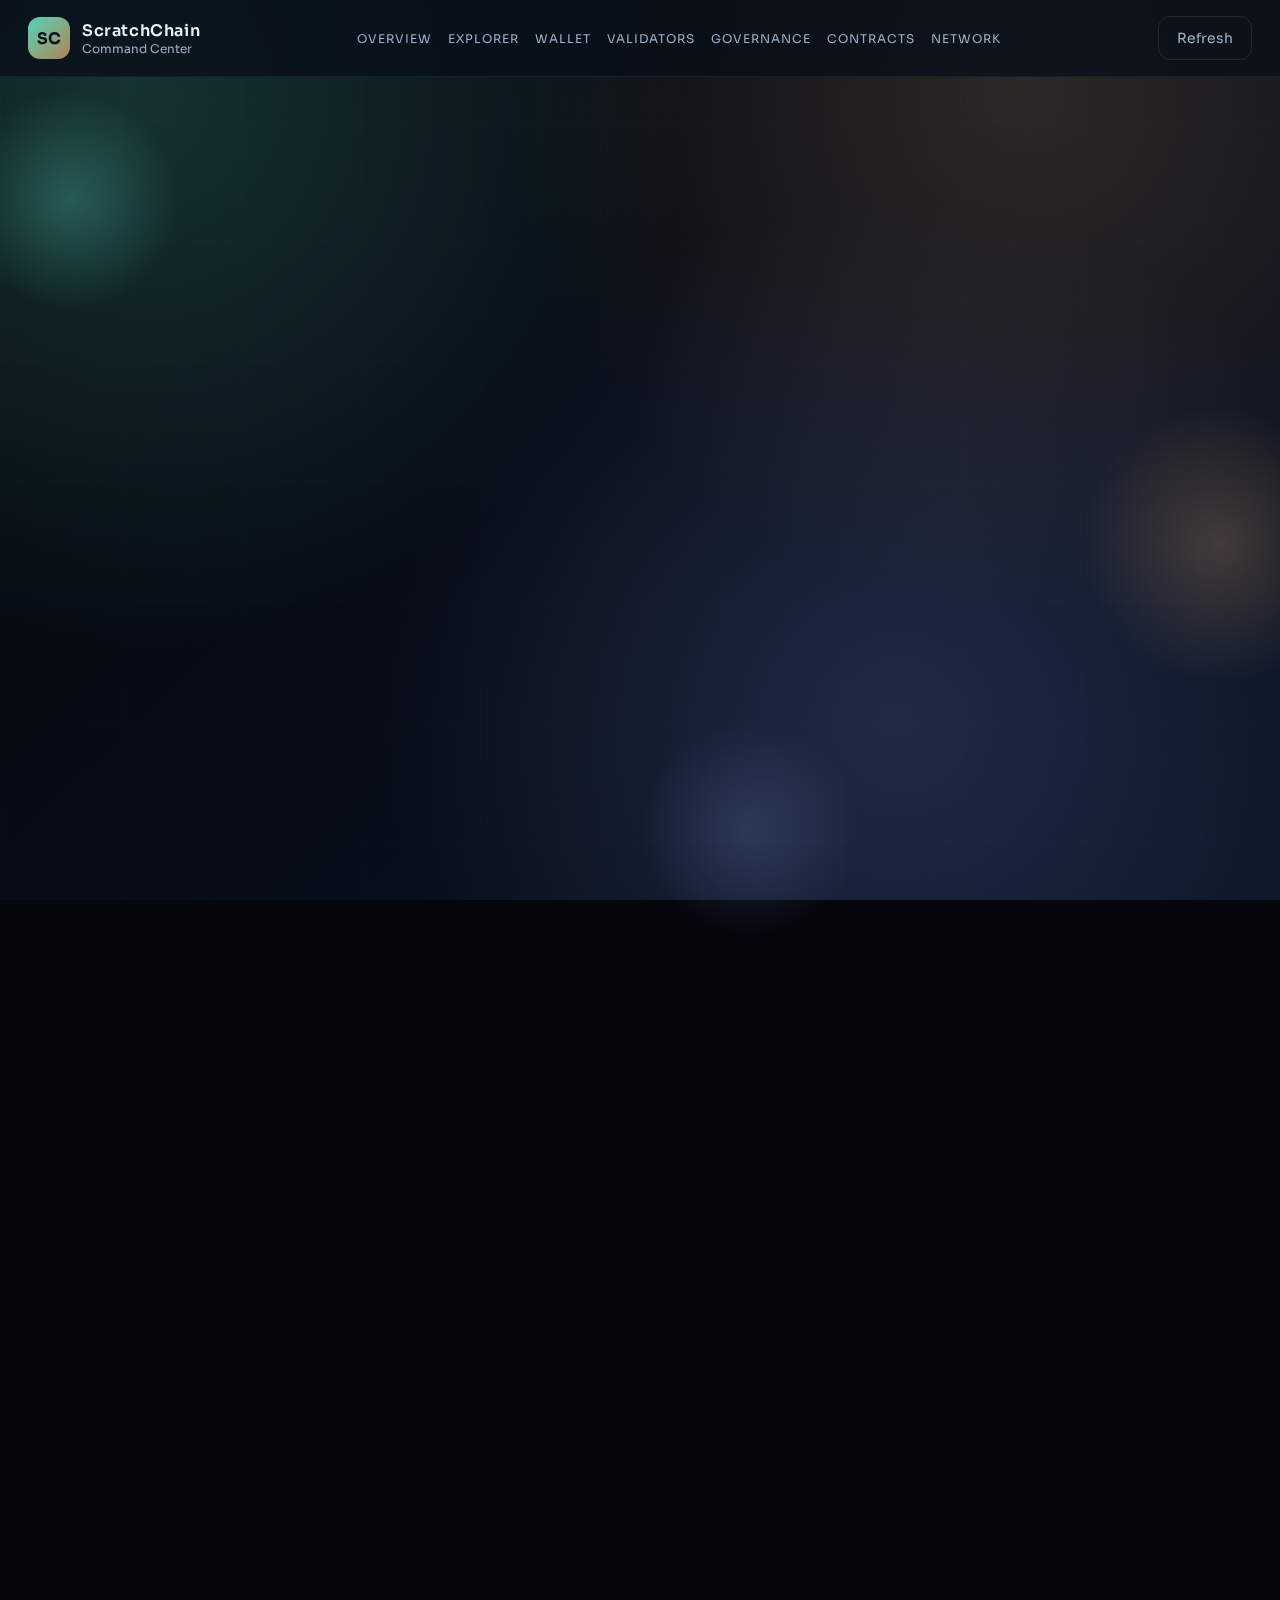
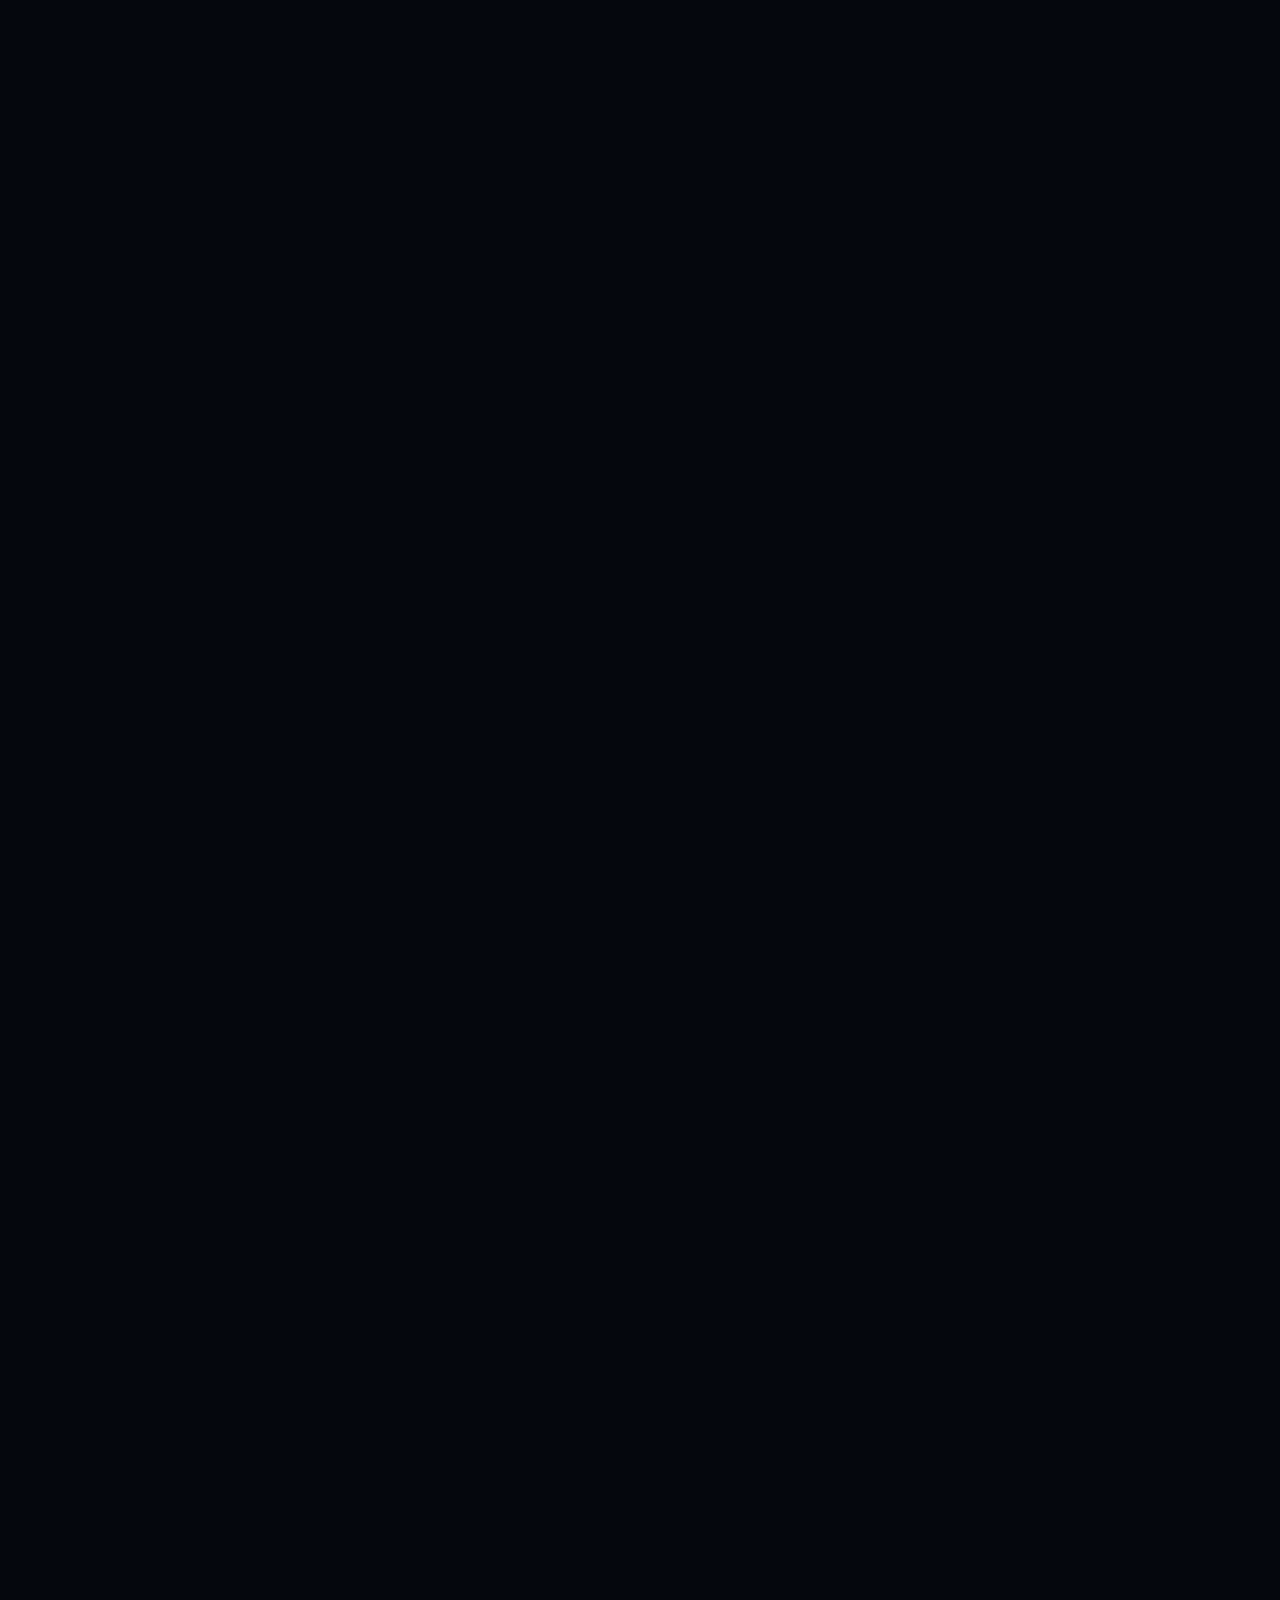
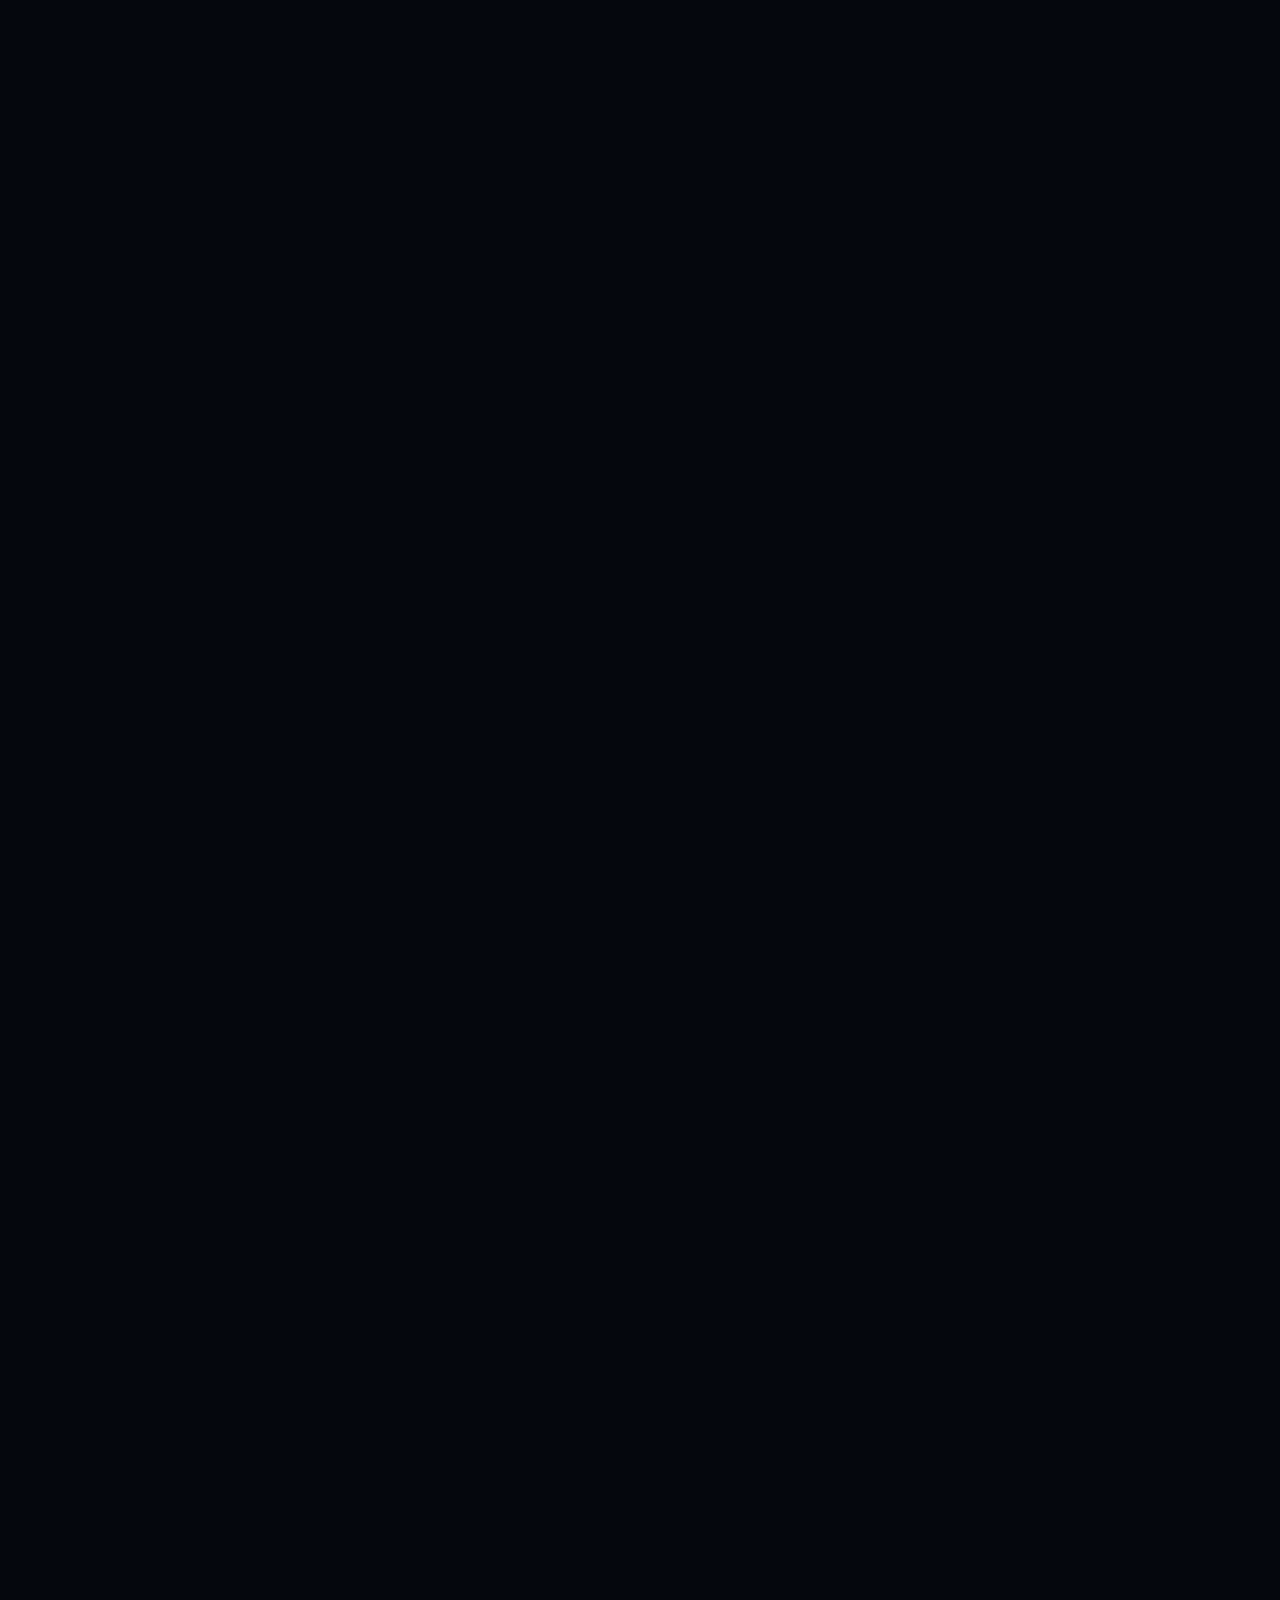
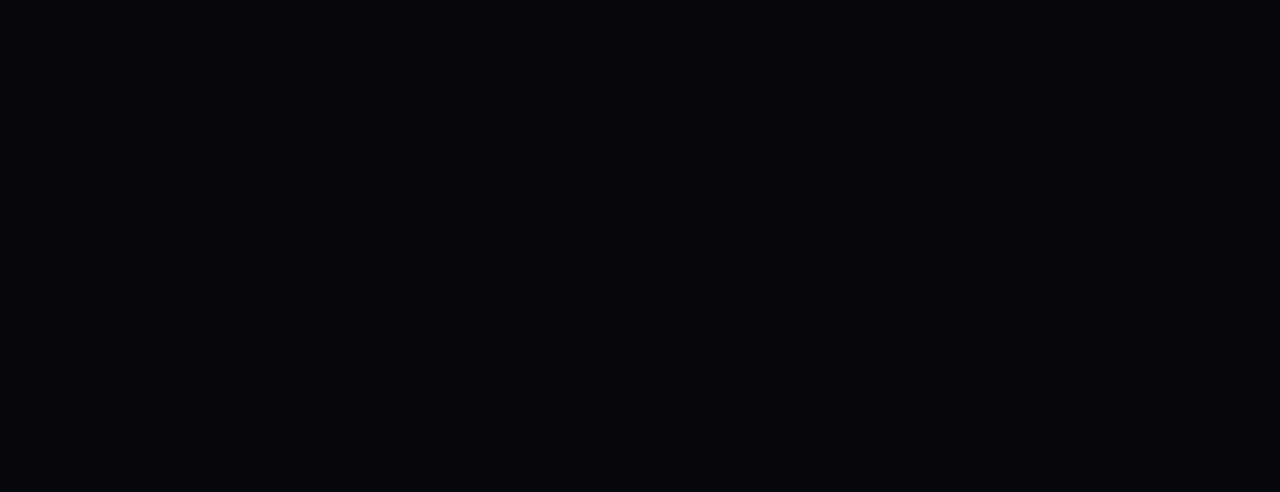
<file: explorer/index.html>
<!doctype html>
<html lang="en">
  <head>
    <meta charset="utf-8" />
    <meta name="viewport" content="width=device-width, initial-scale=1" />
    <title>ScratchChain Command Center</title>
    <link rel="preconnect" href="https://fonts.googleapis.com" />
    <link rel="preconnect" href="https://fonts.gstatic.com" crossorigin />
    <link href="https://fonts.googleapis.com/css2?family=Sora:wght@400;500;600;700&family=JetBrains+Mono:wght@400;600&display=swap" rel="stylesheet" />
    <link rel="stylesheet" href="styles.css" />
  </head>
  <body>
    <div class="bg">
      <div class="orb orb-1"></div>
      <div class="orb orb-2"></div>
      <div class="orb orb-3"></div>
      <div class="gridlines"></div>
    </div>

    <header class="topbar">
      <div class="brand">
        <div class="logo">SC</div>
        <div>
          <div class="brand-title">ScratchChain</div>
          <div class="brand-sub">Command Center</div>
        </div>
      </div>
      <nav class="nav">
        <a href="#overview">Overview</a>
        <a href="#explorer">Explorer</a>
        <a href="#wallet">Wallet</a>
        <a href="#validators">Validators</a>
        <a href="#governance">Governance</a>
        <a href="#contracts">Contracts</a>
        <a href="#network">Network</a>
      </nav>
      <button class="ghost" id="refresh-btn">Refresh</button>
    </header>

    <main class="container">
      <section class="hero" id="overview" data-reveal>
        <div class="hero-copy">
          <p class="eyebrow">Chain command surface</p>
          <h1>Control your blockchain with clarity and precision.</h1>
          <p class="subtitle">
            Explore blocks, manage wallets, track validators, and govern the protocol — all in one command center.
          </p>
          <div class="hero-actions">
            <a class="primary" href="#wallet">Open Wallet Console</a>
            <a class="secondary" href="#explorer">Jump to Explorer</a>
          </div>
          <div class="hero-tags">
            <span class="pill">PoW + PoS</span>
            <span class="pill">Snapshots + Fast Sync</span>
            <span class="pill">On-chain Governance</span>
            <span class="pill">Secure P2P</span>
          </div>
        </div>
        <div class="hero-panel glass">
          <h3>Connection</h3>
          <p class="muted">Point the UI to your local node and indexer.</p>
          <div class="field">
            <label for="rpc-input">RPC Endpoint</label>
            <input id="rpc-input" type="text" placeholder="http://127.0.0.1:9334/rpc" />
          </div>
          <div class="field">
            <label for="indexer-input">Indexer Endpoint</label>
            <input id="indexer-input" type="text" placeholder="http://127.0.0.1:9337" />
          </div>
          <div class="field">
            <label for="rpc-token">RPC Auth Token (optional)</label>
            <input id="rpc-token" type="password" placeholder="token" />
          </div>
          <div class="field row">
            <button id="save-endpoints" class="primary">Save Endpoints</button>
            <span class="status-pill" id="endpoint-status">Disconnected</span>
          </div>
          <div class="field">
            <label>Node ID</label>
            <div class="mono soft" id="stat-node">-</div>
          </div>
        </div>
      </section>

      <section class="panel" data-reveal>
        <div class="panel-header">
          <div>
            <h2>Network Pulse</h2>
            <p>Live chain status, mempool, and validator health.</p>
          </div>
          <div class="pill">Auto-refreshing</div>
        </div>
        <div class="stats-grid">
          <div class="stat-card">
            <span class="label">Height</span>
            <span class="value" id="stat-height">-</span>
          </div>
          <div class="stat-card">
            <span class="label">Best Tip</span>
            <span class="value mono" id="stat-tip">-</span>
          </div>
          <div class="stat-card">
            <span class="label">Mempool</span>
            <span class="value" id="stat-mempool">-</span>
          </div>
          <div class="stat-card">
            <span class="label">Difficulty</span>
            <span class="value" id="stat-difficulty">-</span>
          </div>
          <div class="stat-card">
            <span class="label">Peers</span>
            <span class="value" id="stat-peers">-</span>
          </div>
          <div class="stat-card">
            <span class="label">Avg Block Time</span>
            <span class="value" id="stat-avg">-</span>
          </div>
          <div class="stat-card">
            <span class="label">Validators</span>
            <span class="value" id="stat-validators">-</span>
          </div>
          <div class="stat-card">
            <span class="label">UTXO Set</span>
            <span class="value" id="stat-utxo">-</span>
          </div>
          <div class="stat-card">
            <span class="label">Contracts</span>
            <span class="value" id="stat-contracts">-</span>
          </div>
          <div class="stat-card">
            <span class="label">Forks</span>
            <span class="value" id="stat-forks">-</span>
          </div>
          <div class="stat-card">
            <span class="label">Mempool Bytes</span>
            <span class="value" id="stat-mempool-bytes">-</span>
          </div>
        </div>
      </section>

      <section class="panel" id="explorer" data-reveal>
        <div class="panel-header">
          <div>
            <h2>Explorer</h2>
            <p>Search blocks, txids, and addresses across the chain.</p>
          </div>
          <div class="row">
            <input id="search-input" type="text" placeholder="block hash / txid / address" />
            <button id="search-btn" class="primary">Search</button>
          </div>
        </div>
        <div class="grid-2">
          <div>
            <h3>Search Results</h3>
            <div class="result" id="search-results">Ready.</div>
          </div>
          <div>
            <h3>Latest Blocks</h3>
            <div class="block-grid" id="blocks"></div>
          </div>
        </div>
      </section>

      <section class="panel" id="wallet" data-reveal>
        <div class="panel-header">
          <div>
            <h2>Wallet Console</h2>
            <p>Create wallets, send funds, stake, and mine blocks.</p>
          </div>
          <div class="pill">Local file wallets</div>
        </div>
        <div class="grid-2">
          <div class="glass">
            <h3>Wallet Session</h3>
            <div class="field">
              <label for="wallet-path">Wallet File Path</label>
              <input id="wallet-path" type="text" placeholder="/path/to/wallet.json" />
            </div>
            <div class="field row">
              <button id="wallet-create" class="primary">Create Wallet</button>
              <button id="wallet-load" class="secondary">Load Wallet</button>
            </div>
            <div class="field">
              <label>Address</label>
              <div class="mono soft" id="wallet-address">-</div>
            </div>
            <div class="wallet-stats">
              <div>
                <span class="label">Balance</span>
                <span class="value" id="wallet-balance">-</span>
              </div>
              <div>
                <span class="label">Staked</span>
                <span class="value" id="wallet-stake">-</span>
              </div>
            </div>
            <div class="field row">
              <button id="wallet-refresh" class="ghost">Refresh</button>
              <button id="wallet-mine" class="ghost">Mine Block</button>
            </div>
            <div class="result" id="wallet-result">Waiting for action.</div>
          </div>
          <div class="glass">
            <h3>Transfer</h3>
            <div class="field">
              <label for="send-to">Recipient Address</label>
              <input id="send-to" type="text" placeholder="address" />
            </div>
            <div class="field row">
              <div class="grow">
                <label for="send-amount">Amount</label>
                <input id="send-amount" type="number" step="0.00000001" placeholder="1.5" />
              </div>
              <div class="grow">
                <label for="send-fee">Fee</label>
                <input id="send-fee" type="number" step="0.00000001" placeholder="0.0" />
              </div>
            </div>
            <button id="send-btn" class="primary">Send</button>
            <h3 class="mt">Stake</h3>
            <div class="field row">
              <div class="grow">
                <label for="stake-amount">Stake Amount</label>
                <input id="stake-amount" type="number" step="0.00000001" placeholder="10" />
              </div>
              <div class="grow">
                <label for="unstake-amount">Unstake Amount</label>
                <input id="unstake-amount" type="number" step="0.00000001" placeholder="5" />
              </div>
            </div>
            <div class="field row">
              <button id="stake-btn" class="secondary">Stake</button>
              <button id="unstake-btn" class="ghost">Unstake</button>
            </div>
            <h3 class="mt">History</h3>
            <div class="field row">
              <input id="history-address" type="text" placeholder="address" />
              <button id="history-btn" class="ghost">Load</button>
            </div>
            <pre class="code" id="history-output">[]</pre>
          </div>
        </div>
      </section>

      <section class="panel" id="validators" data-reveal>
        <div class="panel-header">
          <div>
            <h2>Validator Ops</h2>
            <p>Register, update, and monitor the validator set.</p>
          </div>
          <button id="validators-refresh" class="ghost">Refresh</button>
        </div>
        <div class="grid-2">
          <div>
            <h3>Validator Set</h3>
            <div class="table" id="validator-table"></div>
          </div>
          <div class="glass">
            <h3>Register / Update</h3>
            <div class="field">
              <label for="validator-wallet">Validator Wallet Path</label>
              <input id="validator-wallet" type="text" placeholder="/path/to/wallet.json" />
            </div>
            <div class="field">
              <label for="validator-name">Name</label>
              <input id="validator-name" type="text" placeholder="Node name" />
            </div>
            <div class="field">
              <label for="validator-website">Website</label>
              <input id="validator-website" type="text" placeholder="https://" />
            </div>
            <div class="field row">
              <div class="grow">
                <label for="validator-commission">Commission (%)</label>
                <input id="validator-commission" type="number" step="0.01" placeholder="5" />
              </div>
              <div class="grow">
                <label for="validator-fee">Fee</label>
                <input id="validator-fee" type="number" step="0.00000001" placeholder="0" />
              </div>
            </div>
            <div class="field row">
              <button id="validator-register" class="primary">Register</button>
              <button id="validator-update" class="secondary">Update</button>
            </div>
            <div class="result" id="validator-result">Awaiting input.</div>
          </div>
        </div>
      </section>

      <section class="panel" id="governance" data-reveal>
        <div class="panel-header">
          <div>
            <h2>Governance</h2>
            <p>Inspect and update on-chain parameters.</p>
          </div>
          <button id="gov-refresh" class="ghost">Refresh</button>
        </div>
        <div class="grid-2">
          <div>
            <h3>Current Parameters</h3>
            <pre class="code" id="gov-output">{}</pre>
          </div>
          <div class="glass">
            <h3>Submit Update</h3>
            <div class="field">
              <label for="gov-wallet">Governance Wallet Path</label>
              <input id="gov-wallet" type="text" placeholder="/path/to/wallet.json" />
            </div>
            <div class="field">
              <label for="gov-params">Params JSON</label>
              <textarea id="gov-params" rows="6" placeholder='{"max_block_gas": 200000, "target_block_time": 10}'></textarea>
            </div>
            <button id="gov-submit" class="primary">Submit Governance Tx</button>
            <div class="result" id="gov-result">Provide params to update.</div>
          </div>
        </div>
      </section>

      <section class="panel" id="contracts" data-reveal>
        <div class="panel-header">
          <div>
            <h2>Smart Contracts</h2>
            <p>Create and call contracts with deterministic gas.</p>
          </div>
        </div>
        <div class="grid-2">
          <div class="glass">
            <h3>Create Contract</h3>
            <div class="field">
              <label for="contract-wallet">Wallet Path</label>
              <input id="contract-wallet" type="text" placeholder="/path/to/wallet.json" />
            </div>
            <div class="field">
              <label for="contract-code">Code (JSON array or one opcode per line)</label>
              <textarea id="contract-code" rows="7" placeholder='["PUSH 5","PUSH 7","ADD","STORE total","STOP"]'></textarea>
            </div>
            <div class="field">
              <label for="contract-storage">Initial Storage (JSON)</label>
              <textarea id="contract-storage" rows="3" placeholder='{"total": 0}'></textarea>
            </div>
            <div class="field row">
              <div class="grow">
                <label for="contract-gas-limit">Gas Limit</label>
                <input id="contract-gas-limit" type="number" placeholder="200" />
              </div>
              <div class="grow">
                <label for="contract-gas-price">Gas Price</label>
                <input id="contract-gas-price" type="number" placeholder="1" />
              </div>
            </div>
            <button id="contract-create" class="primary">Create Contract</button>
            <div class="result" id="contract-create-result">Ready.</div>
          </div>
          <div class="glass">
            <h3>Call / Inspect</h3>
            <div class="field">
              <label for="contract-call-wallet">Wallet Path</label>
              <input id="contract-call-wallet" type="text" placeholder="/path/to/wallet.json" />
            </div>
            <div class="field">
              <label for="contract-call-id">Contract ID</label>
              <input id="contract-call-id" type="text" placeholder="txid" />
            </div>
            <div class="field">
              <label for="contract-call-data">Calldata (JSON array)</label>
              <textarea id="contract-call-data" rows="3" placeholder='[1,2]'></textarea>
            </div>
            <div class="field row">
              <div class="grow">
                <label for="contract-call-gas-limit">Gas Limit</label>
                <input id="contract-call-gas-limit" type="number" placeholder="200" />
              </div>
              <div class="grow">
                <label for="contract-call-gas-price">Gas Price</label>
                <input id="contract-call-gas-price" type="number" placeholder="1" />
              </div>
            </div>
            <div class="field row">
              <button id="contract-call" class="secondary">Call Contract</button>
              <button id="contract-load" class="ghost">Load Contract</button>
            </div>
            <pre class="code" id="contract-output">{}</pre>
          </div>
        </div>
      </section>

      <section class="panel" id="network" data-reveal>
        <div class="panel-header">
          <div>
            <h2>Network & Tools</h2>
            <p>Peers, banscore, snapshots, and merkle proofs.</p>
          </div>
          <button id="network-refresh" class="ghost">Refresh</button>
        </div>
        <div class="grid-2">
          <div>
            <h3>Peer Map</h3>
            <div class="peer-grid">
              <div>
                <span class="label">Connected Peers</span>
                <div class="mono soft" id="peer-list">[]</div>
              </div>
              <div>
                <span class="label">Known Peers</span>
                <div class="mono soft" id="known-peer-list">[]</div>
              </div>
              <div>
                <span class="label">Banscore</span>
                <div class="mono soft" id="banscore-list">{}</div>
              </div>
            </div>
          </div>
          <div class="glass">
            <h3>Snapshots</h3>
            <div class="field">
              <label for="snapshot-create-path">Create Snapshot (optional path)</label>
              <input id="snapshot-create-path" type="text" placeholder="/path/to/snapshot.json" />
            </div>
            <button id="snapshot-create" class="secondary">Create Snapshot</button>
            <div class="field mt">
              <label for="snapshot-load-path">Load Snapshot Path</label>
              <input id="snapshot-load-path" type="text" placeholder="/path/to/snapshot.json" />
            </div>
            <button id="snapshot-load" class="ghost">Load Snapshot</button>
            <div class="result" id="snapshot-result">No snapshot actions yet.</div>
            <h3 class="mt">Merkle Proof</h3>
            <div class="field">
              <label for="proof-block">Block Hash</label>
              <input id="proof-block" type="text" placeholder="block hash" />
            </div>
            <div class="field">
              <label for="proof-txid">TXID</label>
              <input id="proof-txid" type="text" placeholder="txid" />
            </div>
            <div class="field row">
              <button id="proof-create" class="secondary">Create Proof</button>
              <button id="proof-verify" class="ghost">Verify Proof</button>
            </div>
            <pre class="code" id="proof-output">{}</pre>
          </div>
        </div>
      </section>

      <section class="panel" data-reveal>
        <div class="panel-header">
          <div>
            <h2>System Console</h2>
            <p>Action results and debug output.</p>
          </div>
        </div>
        <pre class="code" id="system-output">Ready.</pre>
      </section>
    </main>

    <script src="app.js"></script>
  </body>
</html>
</file>
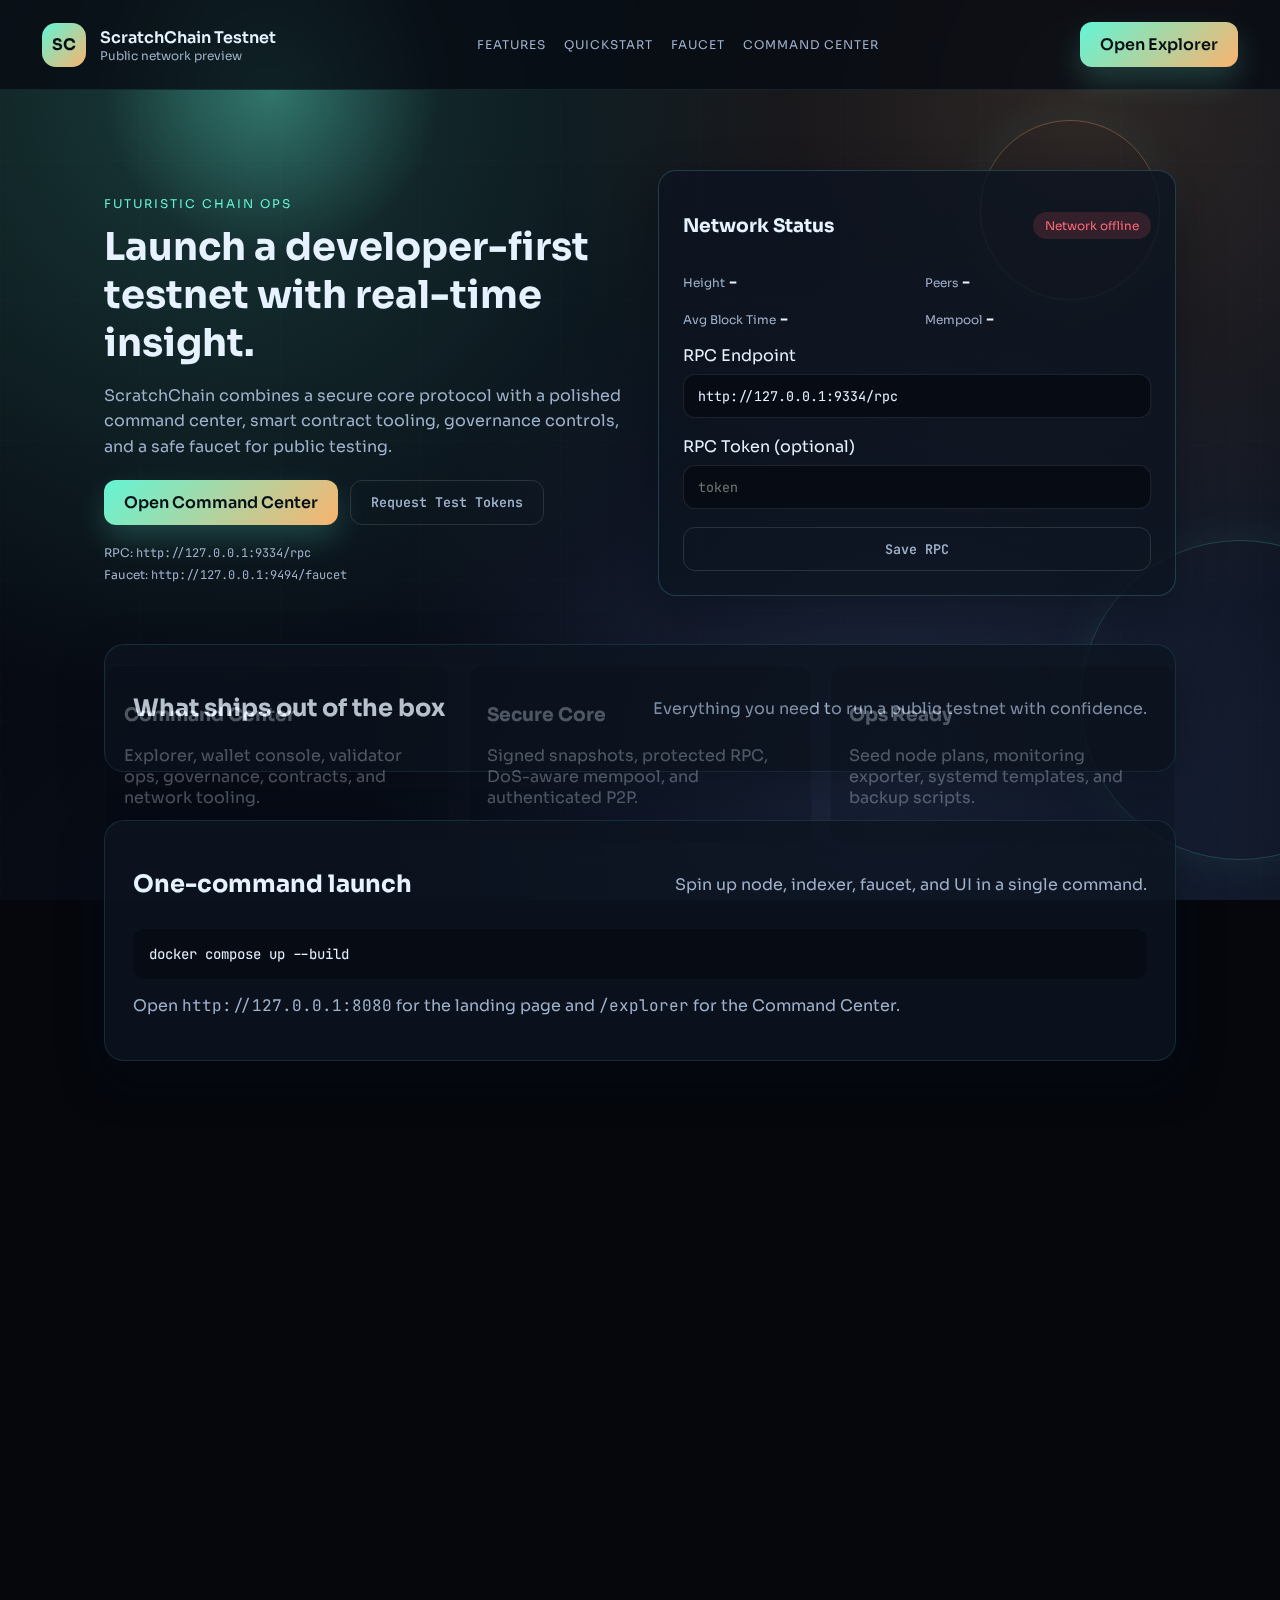
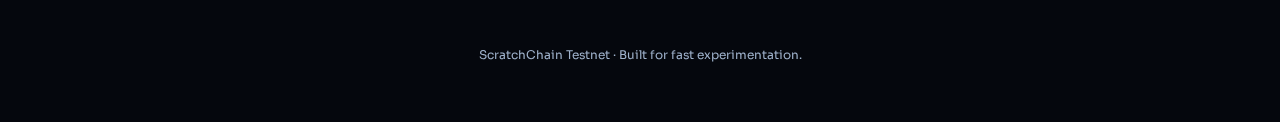
<file: web/index.html>
<!doctype html>
<html lang="en">
  <head>
    <meta charset="utf-8" />
    <meta name="viewport" content="width=device-width, initial-scale=1" />
    <title>ScratchChain Testnet</title>
    <link rel="preconnect" href="https://fonts.googleapis.com" />
    <link rel="preconnect" href="https://fonts.gstatic.com" crossorigin />
    <link href="https://fonts.googleapis.com/css2?family=Sora:wght@400;500;600;700&family=JetBrains+Mono:wght@400;600&display=swap" rel="stylesheet" />
    <link rel="stylesheet" href="styles.css" />
  </head>
  <body>
    <div class="backdrop">
      <div class="glow"></div>
      <div class="grid"></div>
      <div class="ring ring-a"></div>
      <div class="ring ring-b"></div>
    </div>

    <header class="nav">
      <div class="brand">
        <span class="logo">SC</span>
        <div>
          <div class="title">ScratchChain Testnet</div>
          <div class="subtitle">Public network preview</div>
        </div>
      </div>
      <div class="links">
        <a href="#features">Features</a>
        <a href="#quickstart">Quickstart</a>
        <a href="#faucet">Faucet</a>
        <a href="/explorer" target="_blank">Command Center</a>
      </div>
      <div class="nav-cta">
        <a class="primary" href="/explorer" target="_blank">Open Explorer</a>
      </div>
    </header>

    <main class="container">
      <section class="hero" data-reveal>
        <div>
          <p class="eyebrow">Futuristic chain ops</p>
          <h1>Launch a developer-first testnet with real-time insight.</h1>
          <p class="lead">
            ScratchChain combines a secure core protocol with a polished command center,
            smart contract tooling, governance controls, and a safe faucet for public testing.
          </p>
          <div class="cta">
            <a class="primary" href="/explorer" target="_blank">Open Command Center</a>
            <button class="ghost" id="scroll-faucet">Request Test Tokens</button>
          </div>
          <div class="meta">
            <span>RPC: <code id="rpc-display">http://127.0.0.1:9334/rpc</code></span>
            <span>Faucet: <code id="faucet-display">http://127.0.0.1:9494/faucet</code></span>
          </div>
        </div>
        <div class="hero-card">
          <div class="card-head">
            <h3>Network Status</h3>
            <span class="pill" id="network-status">Checking…</span>
          </div>
          <div class="stats">
            <div>
              <span class="label">Height</span>
              <span class="value" id="stat-height">-</span>
            </div>
            <div>
              <span class="label">Peers</span>
              <span class="value" id="stat-peers">-</span>
            </div>
            <div>
              <span class="label">Avg Block Time</span>
              <span class="value" id="stat-avg">-</span>
            </div>
            <div>
              <span class="label">Mempool</span>
              <span class="value" id="stat-mempool">-</span>
            </div>
          </div>
          <div class="endpoint">
            <label>RPC Endpoint</label>
            <input id="rpc-endpoint" type="text" placeholder="http://127.0.0.1:9334/rpc" />
            <label>RPC Token (optional)</label>
            <input id="rpc-token" type="password" placeholder="token" />
            <button class="ghost" id="save-rpc">Save RPC</button>
          </div>
        </div>
      </section>

      <section class="panel" id="features" data-reveal>
        <div class="panel-head">
          <h2>What ships out of the box</h2>
          <p>Everything you need to run a public testnet with confidence.</p>
        </div>
        <div class="grid">
          <div class="card">
            <h3>Command Center</h3>
            <p>Explorer, wallet console, validator ops, governance, contracts, and network tooling.</p>
          </div>
          <div class="card">
            <h3>Secure Core</h3>
            <p>Signed snapshots, protected RPC, DoS-aware mempool, and authenticated P2P.</p>
          </div>
          <div class="card">
            <h3>Ops Ready</h3>
            <p>Seed node plans, monitoring exporter, systemd templates, and backup scripts.</p>
          </div>
        </div>
      </section>

      <section class="panel" id="quickstart" data-reveal>
        <div class="panel-head">
          <h2>One-command launch</h2>
          <p>Spin up node, indexer, faucet, and UI in a single command.</p>
        </div>
        <div class="code">
          <code>docker compose up --build</code>
        </div>
        <p class="muted">Open <code>http://127.0.0.1:8080</code> for the landing page and <code>/explorer</code> for the Command Center.</p>
      </section>

      <section class="panel" id="faucet" data-reveal>
        <div class="panel-head">
          <div>
            <h2>Faucet</h2>
            <p>Request test tokens for your wallet address.</p>
          </div>
          <button class="ghost" id="save-faucet">Save Faucet Endpoint</button>
        </div>
        <div class="faucet-grid">
          <div>
            <label>Wallet Address</label>
            <input id="faucet-address" type="text" placeholder="address" />
            <label>Faucet Endpoint</label>
            <input id="faucet-endpoint" type="text" placeholder="http://127.0.0.1:9494/faucet" />
            <button class="primary" id="faucet-submit">Request Tokens</button>
            <div class="result" id="faucet-result">Ready.</div>
          </div>
          <div class="faucet-help">
            <h3>Quick steps</h3>
            <ol>
              <li>Create a wallet in the Command Center.</li>
              <li>Copy your address and paste it here.</li>
              <li>Wait for the faucet tx, then mine or wait for a block.</li>
            </ol>
            <div class="tips">Tip: Update the endpoint if you host the faucet publicly.</div>
          </div>
        </div>
      </section>
    </main>

    <footer class="footer">
      <span>ScratchChain Testnet · Built for fast experimentation.</span>
    </footer>

    <script src="app.js"></script>
  </body>
</html>
</file>
<file: explorer/styles.css>
:root {
  color-scheme: dark;
  --bg-0: #05070d;
  --bg-1: #0a1322;
  --bg-2: #101c2f;
  --glass: rgba(12, 20, 33, 0.72);
  --stroke: rgba(110, 220, 255, 0.18);
  --text: #e6f2ff;
  --muted: #9fb0c8;
  --accent: #63f5d5;
  --accent-2: #f9b36e;
  --accent-3: #8aa7ff;
  --danger: #ff5d6c;
  --shadow: 0 18px 45px rgba(5, 10, 20, 0.45);
}

* {
  box-sizing: border-box;
}

html {
  scroll-behavior: smooth;
}

body {
  margin: 0;
  font-family: "Sora", sans-serif;
  background: var(--bg-0);
  color: var(--text);
  min-height: 100vh;
  overflow-x: hidden;
}

code,
input,
textarea,
button {
  font-family: "JetBrains Mono", monospace;
}

.bg {
  position: fixed;
  inset: 0;
  background: radial-gradient(circle at 10% 10%, rgba(99, 245, 213, 0.18), transparent 40%),
    radial-gradient(circle at 80% 10%, rgba(249, 179, 110, 0.16), transparent 40%),
    radial-gradient(circle at 70% 80%, rgba(138, 167, 255, 0.18), transparent 45%),
    linear-gradient(135deg, var(--bg-0), var(--bg-1));
  z-index: -2;
}

.orb {
  position: absolute;
  border-radius: 50%;
  opacity: 0.7;
  animation: float 18s ease-in-out infinite;
}

.orb-1 {
  width: 220px;
  height: 220px;
  background: radial-gradient(circle, rgba(99, 245, 213, 0.35), transparent 70%);
  top: 10%;
  left: -40px;
}

.orb-2 {
  width: 280px;
  height: 280px;
  background: radial-gradient(circle, rgba(249, 179, 110, 0.3), transparent 70%);
  top: 45%;
  right: -80px;
  animation-delay: -4s;
}

.orb-3 {
  width: 220px;
  height: 220px;
  background: radial-gradient(circle, rgba(138, 167, 255, 0.25), transparent 70%);
  bottom: -40px;
  left: 50%;
  animation-delay: -8s;
}

.gridlines {
  position: absolute;
  inset: 0;
  background-image: linear-gradient(rgba(255, 255, 255, 0.03) 1px, transparent 1px),
    linear-gradient(90deg, rgba(255, 255, 255, 0.03) 1px, transparent 1px);
  background-size: 120px 120px;
  opacity: 0.3;
}

@keyframes float {
  0%,
  100% {
    transform: translateY(0px);
  }
  50% {
    transform: translateY(-20px);
  }
}

.container {
  max-width: 1200px;
  margin: 0 auto;
  padding: 120px 24px 80px;
}

.topbar {
  position: sticky;
  top: 0;
  z-index: 10;
  display: flex;
  align-items: center;
  justify-content: space-between;
  gap: 16px;
  padding: 16px 28px;
  backdrop-filter: blur(16px);
  background: rgba(8, 14, 24, 0.78);
  border-bottom: 1px solid rgba(99, 245, 213, 0.08);
}

.brand {
  display: flex;
  align-items: center;
  gap: 12px;
}

.logo {
  width: 42px;
  height: 42px;
  border-radius: 12px;
  display: grid;
  place-items: center;
  background: linear-gradient(135deg, rgba(99, 245, 213, 0.85), rgba(249, 179, 110, 0.7));
  color: #081118;
  font-weight: 700;
}

.brand-title {
  font-size: 16px;
  letter-spacing: 0.6px;
  font-weight: 600;
}

.brand-sub {
  font-size: 12px;
  color: var(--muted);
}

.nav {
  display: flex;
  gap: 16px;
  flex-wrap: wrap;
}

.nav a {
  color: var(--muted);
  text-decoration: none;
  font-size: 12px;
  text-transform: uppercase;
  letter-spacing: 1px;
}

.nav a:hover {
  color: var(--text);
}

.hero {
  display: grid;
  grid-template-columns: repeat(auto-fit, minmax(280px, 1fr));
  gap: 40px;
  align-items: center;
  margin-bottom: 48px;
}

.hero h1 {
  font-size: clamp(2rem, 3vw, 3rem);
  line-height: 1.1;
  margin: 8px 0 12px;
}

.eyebrow {
  text-transform: uppercase;
  letter-spacing: 2px;
  font-size: 12px;
  color: var(--accent);
}

.subtitle {
  color: var(--muted);
  max-width: 520px;
}

.hero-actions {
  display: flex;
  gap: 12px;
  margin: 20px 0 12px;
  flex-wrap: wrap;
}

.primary,
.secondary,
.ghost,
button {
  border: none;
  border-radius: 12px;
  padding: 12px 18px;
  font-family: inherit;
  font-size: 14px;
  cursor: pointer;
  transition: transform 0.2s ease, box-shadow 0.2s ease, background 0.2s ease;
}

.primary {
  background: linear-gradient(135deg, var(--accent), var(--accent-2));
  color: #061018;
  font-weight: 700;
  box-shadow: 0 12px 24px rgba(99, 245, 213, 0.2);
  text-decoration: none;
  display: inline-block;
}

.primary:hover {
  transform: translateY(-2px);
}

.secondary {
  background: rgba(99, 245, 213, 0.12);
  border: 1px solid rgba(99, 245, 213, 0.3);
  color: var(--text);
  text-decoration: none;
}

.ghost {
  background: transparent;
  color: var(--muted);
  border: 1px solid rgba(255, 255, 255, 0.1);
}

.hero-tags {
  display: flex;
  gap: 10px;
  flex-wrap: wrap;
}

.pill {
  background: rgba(99, 245, 213, 0.12);
  border: 1px solid rgba(99, 245, 213, 0.3);
  color: var(--accent);
  padding: 6px 12px;
  border-radius: 999px;
  font-size: 12px;
  letter-spacing: 0.5px;
}

.hero-panel {
  padding: 24px;
  border-radius: 18px;
}

.glass {
  background: var(--glass);
  border: 1px solid var(--stroke);
  box-shadow: var(--shadow);
  backdrop-filter: blur(14px);
}

.panel {
  margin: 32px 0;
  padding: 24px;
  border-radius: 20px;
  background: rgba(10, 18, 30, 0.7);
  border: 1px solid rgba(99, 245, 213, 0.08);
  box-shadow: var(--shadow);
}

.panel-header {
  display: flex;
  align-items: center;
  justify-content: space-between;
  gap: 16px;
  margin-bottom: 20px;
}

.panel h2 {
  margin: 0 0 4px;
  font-size: 22px;
}

.panel h3 {
  margin: 12px 0 8px;
  font-size: 16px;
}

.muted {
  color: var(--muted);
}

.field {
  margin-bottom: 12px;
}

.field label {
  display: block;
  font-size: 12px;
  color: var(--muted);
  margin-bottom: 6px;
}

input,
textarea {
  width: 100%;
  padding: 12px 14px;
  border-radius: 12px;
  border: 1px solid rgba(255, 255, 255, 0.08);
  background: rgba(7, 12, 20, 0.8);
  color: var(--text);
  font-size: 13px;
}

textarea {
  resize: vertical;
}

.row {
  display: flex;
  gap: 10px;
  align-items: center;
}

.grow {
  flex: 1;
}

.stats-grid {
  display: grid;
  grid-template-columns: repeat(auto-fit, minmax(180px, 1fr));
  gap: 16px;
}

.stat-card {
  padding: 16px;
  border-radius: 14px;
  border: 1px solid rgba(255, 255, 255, 0.06);
  background: rgba(7, 12, 20, 0.6);
}

.stat-card .label {
  display: block;
  font-size: 12px;
  color: var(--muted);
  margin-bottom: 8px;
}

.stat-card .value {
  font-size: 16px;
  font-weight: 600;
}

.grid-2 {
  display: grid;
  grid-template-columns: repeat(auto-fit, minmax(280px, 1fr));
  gap: 20px;
}

.block-grid {
  display: grid;
  gap: 12px;
}

.block-card {
  padding: 14px;
  border-radius: 14px;
  border: 1px solid rgba(255, 255, 255, 0.05);
  background: rgba(6, 10, 18, 0.8);
}

.block-row {
  display: flex;
  justify-content: space-between;
  font-size: 12px;
  color: var(--muted);
}

.badge {
  background: rgba(99, 245, 213, 0.15);
  color: var(--accent);
  padding: 3px 8px;
  border-radius: 999px;
  font-size: 11px;
}

.code {
  background: rgba(7, 12, 20, 0.9);
  padding: 12px;
  border-radius: 12px;
  border: 1px solid rgba(255, 255, 255, 0.08);
  max-height: 320px;
  overflow: auto;
  font-size: 12px;
  white-space: pre-wrap;
  word-break: break-word;
}

.result {
  padding: 12px;
  border-radius: 12px;
  background: rgba(7, 12, 20, 0.6);
  border: 1px solid rgba(255, 255, 255, 0.08);
  min-height: 48px;
  font-size: 12px;
  color: var(--muted);
}

.mono {
  font-family: "JetBrains Mono", monospace;
  word-break: break-all;
}

.soft {
  padding: 10px 12px;
  background: rgba(7, 12, 20, 0.7);
  border-radius: 10px;
  border: 1px solid rgba(255, 255, 255, 0.06);
  font-size: 12px;
}

.status-pill {
  padding: 6px 12px;
  border-radius: 999px;
  font-size: 12px;
  background: rgba(255, 93, 108, 0.15);
  color: var(--danger);
}

.status-pill.online {
  background: rgba(124, 255, 107, 0.18);
  color: #7cff6b;
}

.wallet-stats {
  display: grid;
  grid-template-columns: repeat(2, minmax(0, 1fr));
  gap: 12px;
  margin: 12px 0;
}

.wallet-stats .label {
  font-size: 11px;
  color: var(--muted);
}

.wallet-stats .value {
  font-size: 15px;
  font-weight: 600;
}

.mt {
  margin-top: 16px;
}

.table {
  display: grid;
  gap: 6px;
  font-size: 12px;
}

.table-row {
  display: grid;
  grid-template-columns: 1fr 1fr 1fr 1fr;
  gap: 8px;
  padding: 10px 12px;
  border-radius: 12px;
  background: rgba(7, 12, 20, 0.7);
  border: 1px solid rgba(255, 255, 255, 0.05);
}

.table-head {
  font-size: 11px;
  color: var(--muted);
  text-transform: uppercase;
  letter-spacing: 0.8px;
}

.peer-grid {
  display: grid;
  gap: 12px;
}

[data-reveal] {
  opacity: 0;
  transform: translateY(20px);
  transition: opacity 0.6s ease, transform 0.6s ease;
}

[data-reveal].in {
  opacity: 1;
  transform: translateY(0);
}

@media (max-width: 920px) {
  .topbar {
    flex-direction: column;
    align-items: flex-start;
  }
  .nav {
    width: 100%;
    justify-content: space-between;
  }
}

@media (max-width: 720px) {
  .container {
    padding-top: 140px;
  }
  .panel-header {
    flex-direction: column;
    align-items: flex-start;
  }
  .row {
    flex-direction: column;
    align-items: stretch;
  }
  .table-row {
    grid-template-columns: 1fr;
  }
}
</file>
<file: web/styles.css>
:root {
  --bg-0: #05070d;
  --bg-1: #0b1220;
  --bg-2: #0f1a2b;
  --card: rgba(12, 19, 32, 0.82);
  --stroke: rgba(110, 232, 255, 0.2);
  --text: #e6f2ff;
  --muted: #9fb2cc;
  --accent: #63f5d5;
  --accent-2: #f9b36e;
  --accent-3: #8aa7ff;
  --shadow: 0 18px 45px rgba(5, 10, 20, 0.45);
}

* {
  box-sizing: border-box;
}

body {
  margin: 0;
  font-family: "Sora", sans-serif;
  background: var(--bg-0);
  color: var(--text);
  min-height: 100vh;
  overflow-x: hidden;
}

code,
input,
button,
textarea {
  font-family: "JetBrains Mono", monospace;
}

.backdrop {
  position: fixed;
  inset: 0;
  z-index: -1;
  background: radial-gradient(circle at 15% 10%, rgba(99, 245, 213, 0.2), transparent 45%),
    radial-gradient(circle at 85% 10%, rgba(249, 179, 110, 0.16), transparent 40%),
    radial-gradient(circle at 70% 85%, rgba(138, 167, 255, 0.18), transparent 45%),
    linear-gradient(135deg, var(--bg-0), var(--bg-1));
}

.glow {
  position: absolute;
  width: 340px;
  height: 340px;
  border-radius: 50%;
  background: radial-gradient(circle, rgba(99, 245, 213, 0.35), transparent 70%);
  top: -80px;
  left: 8%;
}

.grid {
  position: absolute;
  inset: 0;
  background-image: linear-gradient(rgba(255, 255, 255, 0.04) 1px, transparent 1px),
    linear-gradient(90deg, rgba(255, 255, 255, 0.04) 1px, transparent 1px);
  background-size: 140px 140px;
  opacity: 0.3;
}

.ring {
  position: absolute;
  border-radius: 50%;
  border: 1px solid rgba(99, 245, 213, 0.2);
  box-shadow: 0 0 50px rgba(99, 245, 213, 0.08);
}

.ring-a {
  width: 320px;
  height: 320px;
  right: -120px;
  bottom: 40px;
}

.ring-b {
  width: 180px;
  height: 180px;
  right: 120px;
  top: 120px;
  border-color: rgba(249, 179, 110, 0.3);
}

.nav {
  display: grid;
  grid-template-columns: auto 1fr auto;
  align-items: center;
  gap: 24px;
  padding: 22px 42px;
  position: sticky;
  top: 0;
  background: rgba(6, 10, 18, 0.78);
  backdrop-filter: blur(14px);
  border-bottom: 1px solid rgba(110, 232, 255, 0.1);
  z-index: 10;
}

.brand {
  display: flex;
  align-items: center;
  gap: 14px;
}

.logo {
  width: 44px;
  height: 44px;
  border-radius: 14px;
  background: linear-gradient(135deg, var(--accent), var(--accent-2));
  color: #051016;
  display: grid;
  place-items: center;
  font-weight: 700;
}

.title {
  font-size: 16px;
  font-weight: 600;
}

.subtitle {
  font-size: 12px;
  color: var(--muted);
}

.links {
  display: flex;
  gap: 18px;
  justify-content: center;
  flex-wrap: wrap;
}

.links a {
  color: var(--muted);
  text-decoration: none;
  font-size: 12px;
  letter-spacing: 1px;
  text-transform: uppercase;
}

.links a:hover {
  color: var(--text);
}

.nav-cta {
  display: flex;
  justify-content: flex-end;
}

.container {
  max-width: 1120px;
  margin: 0 auto;
  padding: 80px 24px 100px;
}

.hero {
  display: grid;
  grid-template-columns: repeat(auto-fit, minmax(280px, 1fr));
  gap: 36px;
  align-items: center;
}

.eyebrow {
  text-transform: uppercase;
  letter-spacing: 2px;
  font-size: 12px;
  color: var(--accent);
}

h1 {
  font-size: clamp(2rem, 3vw, 3.3rem);
  margin: 10px 0 14px;
}

.lead {
  color: var(--muted);
  line-height: 1.6;
}

.cta {
  display: flex;
  gap: 12px;
  margin-top: 20px;
  flex-wrap: wrap;
}

.primary,
.ghost,
button {
  border: none;
  border-radius: 12px;
  padding: 12px 20px;
  font-weight: 600;
  cursor: pointer;
  transition: transform 0.2s ease, box-shadow 0.2s ease;
}

.primary {
  background: linear-gradient(135deg, var(--accent), var(--accent-2));
  color: #051016;
  text-decoration: none;
  box-shadow: 0 14px 30px rgba(99, 245, 213, 0.2);
}

.primary:hover {
  transform: translateY(-2px);
}

.ghost {
  background: transparent;
  border: 1px solid rgba(255, 255, 255, 0.12);
  color: var(--muted);
}

.meta {
  display: grid;
  gap: 6px;
  margin-top: 20px;
  color: var(--muted);
  font-size: 12px;
}

.hero-card {
  background: var(--card);
  border-radius: 18px;
  padding: 24px;
  border: 1px solid var(--stroke);
  box-shadow: var(--shadow);
}

.card-head {
  display: flex;
  align-items: center;
  justify-content: space-between;
}

.pill {
  padding: 6px 12px;
  border-radius: 999px;
  font-size: 12px;
  background: rgba(99, 245, 213, 0.12);
  color: var(--accent);
}

.pill.offline {
  background: rgba(255, 93, 108, 0.15);
  color: #ff6b7a;
}

.stats {
  display: grid;
  grid-template-columns: repeat(2, minmax(0, 1fr));
  gap: 16px;
  margin: 16px 0;
}

.label {
  font-size: 12px;
  color: var(--muted);
}

.value {
  font-size: 16px;
  font-weight: 600;
}

.panel {
  margin-top: 48px;
  padding: 28px;
  background: var(--card);
  border-radius: 20px;
  border: 1px solid rgba(110, 232, 255, 0.12);
  box-shadow: var(--shadow);
}

.panel-head {
  display: flex;
  justify-content: space-between;
  gap: 18px;
  align-items: center;
}

.panel-head p {
  color: var(--muted);
  margin: 0;
}

.grid {
  display: grid;
  grid-template-columns: repeat(auto-fit, minmax(220px, 1fr));
  gap: 18px;
  margin-top: 20px;
}

.card {
  padding: 18px;
  border-radius: 14px;
  background: rgba(6, 11, 20, 0.7);
  border: 1px solid rgba(255, 255, 255, 0.06);
}

.endpoint {
  margin-top: 16px;
  display: grid;
  gap: 8px;
}

input {
  width: 100%;
  padding: 12px 14px;
  border-radius: 12px;
  border: 1px solid rgba(255, 255, 255, 0.1);
  background: rgba(7, 12, 20, 0.9);
  color: var(--text);
  margin-bottom: 10px;
}

.faucet-grid {
  display: grid;
  grid-template-columns: repeat(auto-fit, minmax(260px, 1fr));
  gap: 20px;
  margin-top: 16px;
}

.result {
  background: rgba(7, 12, 20, 0.8);
  border: 1px solid rgba(255, 255, 255, 0.08);
  border-radius: 12px;
  padding: 12px;
  font-size: 12px;
  color: var(--muted);
}

.faucet-help {
  color: var(--muted);
}

.faucet-help ol {
  margin: 12px 0 0 18px;
}

.tips {
  margin-top: 16px;
  font-size: 12px;
}

.code {
  background: rgba(6, 11, 20, 0.85);
  border-radius: 12px;
  padding: 16px;
  margin-top: 10px;
  font-size: 14px;
}

.muted {
  color: var(--muted);
}

.footer {
  text-align: center;
  padding: 40px 20px 60px;
  color: var(--muted);
  font-size: 12px;
}

[data-reveal] {
  opacity: 0;
  transform: translateY(24px);
  transition: opacity 0.6s ease, transform 0.6s ease;
}

[data-reveal].in {
  opacity: 1;
  transform: translateY(0);
}

@media (max-width: 960px) {
  .nav {
    grid-template-columns: 1fr;
    justify-items: start;
  }
  .nav-cta {
    justify-content: flex-start;
  }
}

@media (max-width: 720px) {
  .links {
    gap: 10px;
  }
  .panel-head {
    flex-direction: column;
    align-items: flex-start;
  }
}
</file>
